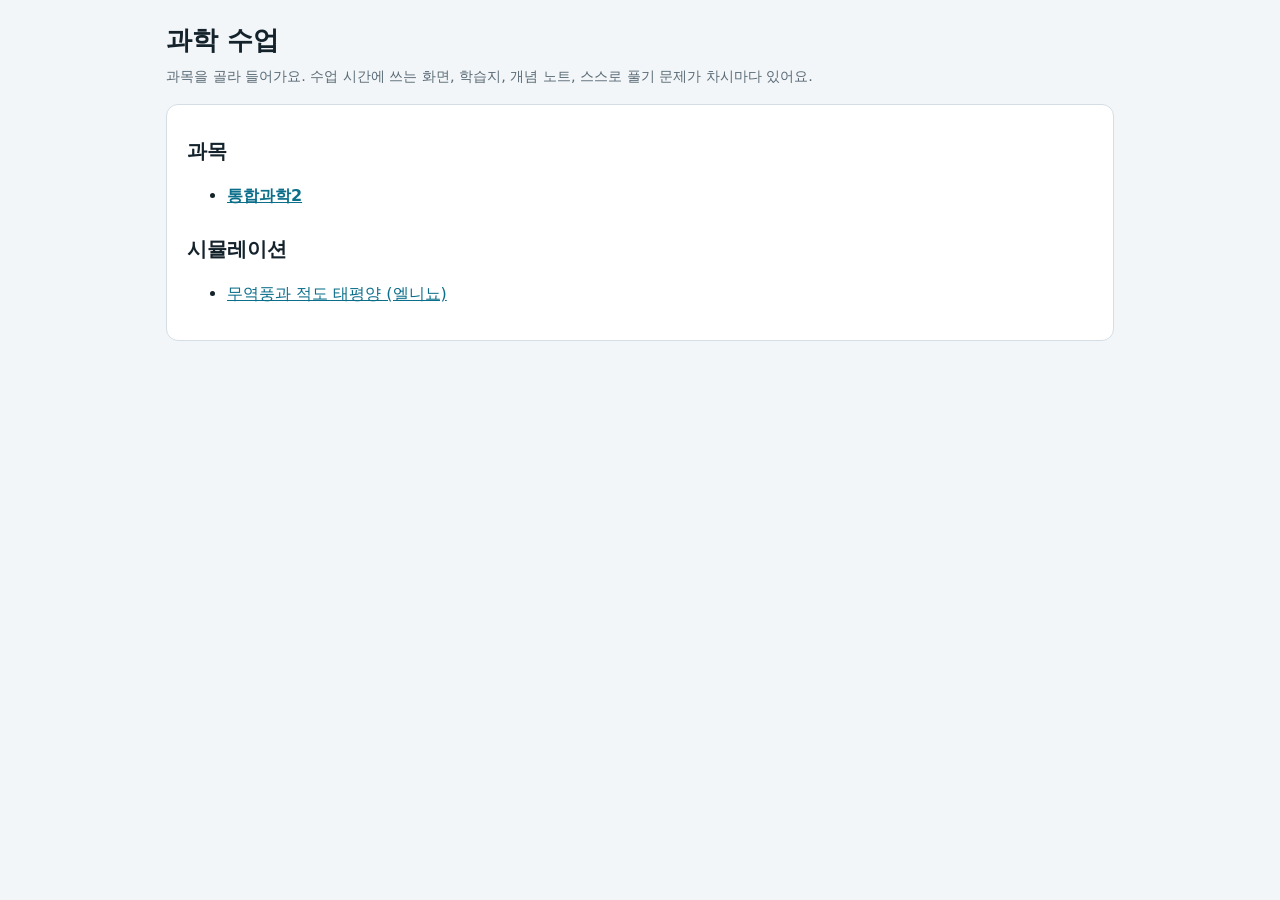
<file: index.html>
<!doctype html>
<html lang="ko">
<head>
<meta charset="utf-8">
<meta name="viewport" content="width=device-width, initial-scale=1">
<title>과학 수업</title>
<link rel="stylesheet" href="assets/lesson.css">
</head>
<body>
<div class="wrap">
<header class="top">
  <h1>과학 수업</h1>
  <p class="eyebrow">과목을 골라 들어가요. 수업 시간에 쓰는 화면, 학습지, 개념 노트, 스스로 풀기 문제가 차시마다 있어요.</p>
</header>
<div class="notebody">
  <h2>과목</h2>
  <ul>
    <li><a href="ts2/"><b>통합과학2</b></a></li>
  </ul>
  <h2>시뮬레이션</h2>
  <ul>
    <li><a href="elnino/">무역풍과 적도 태평양 (엘니뇨)</a></li>
  </ul>
</div>
</div>
</body>
</html>
</file>
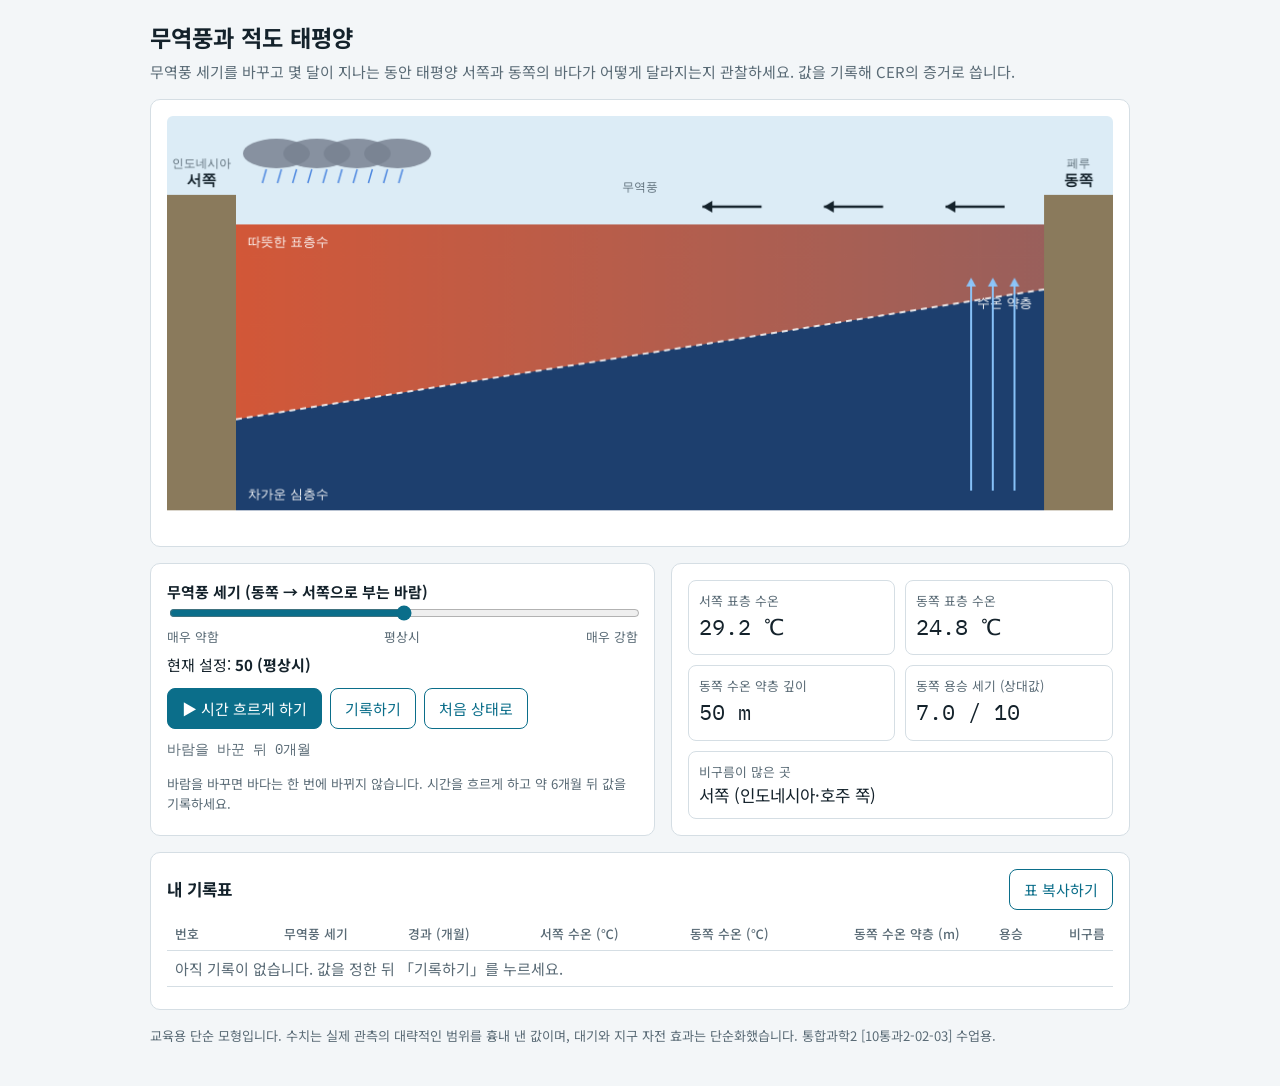
<file: elnino/index.html>
<!doctype html>
<html lang="ko">
<head>
<meta charset="utf-8">
<meta name="viewport" content="width=device-width, initial-scale=1, viewport-fit=cover">
<title>무역풍과 적도 태평양</title>
<link rel="preconnect" href="https://fonts.googleapis.com">
<link rel="stylesheet" href="https://fonts.googleapis.com/css2?family=Noto+Sans+KR:wght@400;500;700&family=IBM+Plex+Mono:wght@500&display=swap">
<style>
/* 레이아웃: 위에 단면도(캔버스), 아래에 조작판과 계기, 맨 아래 기록표. 좁은 화면에서는 한 줄로 쌓인다. */
:root{
  --bg:#f3f6f8; --panel:#ffffff; --fg:#14222b; --muted:#5a6b76; --line:#d5dee4;
  --accent:#0b6e8a; --sky:#dcecf6; --deep:#1d3f6e; --land:#8a7a5c;
  --f-body:"Noto Sans KR",system-ui,sans-serif; --f-num:"IBM Plex Mono",ui-monospace,monospace;
}
@media (prefers-color-scheme: dark){:root:not([data-theme="light"]){
  --bg:#0f171d; --panel:#16222a; --fg:#e4edf2; --muted:#93a6b2; --line:#2a3a45;
  --accent:#4fb3cf; --sky:#1b2c38; --deep:#0b1f3a; --land:#6f6248; color-scheme:dark}}
:root[data-theme="dark"]{
  --bg:#0f171d; --panel:#16222a; --fg:#e4edf2; --muted:#93a6b2; --line:#2a3a45;
  --accent:#4fb3cf; --sky:#1b2c38; --deep:#0b1f3a; --land:#6f6248; color-scheme:dark}
body{background:var(--bg);color:var(--fg);font-family:var(--f-body);font-size:15px;line-height:1.55}
.wrap{max-width:980px;margin:0 auto;padding-block:20px 40px;padding-left:max(16px,env(safe-area-inset-left,0px));padding-right:max(16px,env(safe-area-inset-right,0px));display:grid;gap:16px}
h1{font-size:1.45rem;margin:0;text-wrap:balance}
.lead{margin:0;color:var(--muted)}
.card{background:var(--panel);border:1px solid var(--line);border-radius:10px;padding:16px;min-width:0}
canvas{width:100%;height:auto;display:block;border-radius:6px}
.grid{display:grid;grid-template-columns:1.1fr 1fr;gap:16px}
@media (max-width:720px){.grid{grid-template-columns:1fr}}
label{font-weight:700}
input[type=range]{width:100%;accent-color:var(--accent)}
.scale{display:flex;justify-content:space-between;font-size:.8rem;color:var(--muted)}
.row{display:flex;gap:8px;flex-wrap:wrap;margin-top:12px}
button{font:inherit;border:1px solid var(--accent);background:transparent;color:var(--accent);border-radius:8px;padding:8px 14px;cursor:pointer}
button.primary{background:var(--accent);color:var(--panel)}
button:focus-visible,input:focus-visible{outline:3px solid var(--accent);outline-offset:2px}
.meters{display:grid;grid-template-columns:1fr 1fr;gap:10px}
.m{border:1px solid var(--line);border-radius:8px;padding:10px;min-width:0}
.m .k{font-size:.8rem;color:var(--muted)}
.m .v{font-family:var(--f-num);font-size:1.35rem;font-variant-numeric:tabular-nums}
.time{font-family:var(--f-num);color:var(--muted);font-size:.85rem}
.tbl{overflow-x:auto}
table{border-collapse:collapse;width:100%;font-variant-numeric:tabular-nums;min-width:560px}
th,td{border-bottom:1px solid var(--line);padding:6px 8px;text-align:right}
th:first-child,td:first-child{text-align:left}
th{font-size:.8rem;color:var(--muted);font-weight:500}
.note{font-size:.82rem;color:var(--muted);margin:0}
.empty{color:var(--muted);text-align:left!important}
</style>
<style>body{margin:0}</style>
</head>
<body>

<div class="wrap">
  <header style="display:grid;gap:4px">
    <h1>무역풍과 적도 태평양</h1>
    <p class="lead">무역풍 세기를 바꾸고 몇 달이 지나는 동안 태평양 서쪽과 동쪽의 바다가 어떻게 달라지는지 관찰하세요. 값을 기록해 CER의 증거로 씁니다.</p>
  </header>

  <section class="card" aria-label="적도 태평양 단면">
    <canvas id="cv" width="960" height="420" role="img" aria-label="서쪽 인도네시아에서 동쪽 페루까지의 적도 태평양 단면. 따뜻한 표층수, 수온 약층, 바람, 용승, 비구름이 표시된다."></canvas>
  </section>

  <div class="grid">
    <section class="card" aria-label="조작">
      <label for="wind">무역풍 세기 (동쪽 → 서쪽으로 부는 바람)</label>
      <input id="wind" type="range" min="0" max="100" step="5" value="50">
      <div class="scale"><span>매우 약함</span><span>평상시</span><span>매우 강함</span></div>
      <p style="margin:.4rem 0 0">현재 설정: <b id="windval">50 (평상시)</b></p>
      <div class="row">
        <button id="run" class="primary">▶ 시간 흐르게 하기</button>
        <button id="rec">기록하기</button>
        <button id="reset">처음 상태로</button>
      </div>
      <p class="time" id="clock" style="margin-top:10px">바람을 바꾼 뒤 0개월</p>
      <p class="note">바람을 바꾸면 바다는 한 번에 바뀌지 않습니다. 시간을 흐르게 하고 약 6개월 뒤 값을 기록하세요.</p>
    </section>

    <section class="card" aria-label="측정값">
      <div class="meters">
        <div class="m"><div class="k">서쪽 표층 수온</div><div class="v" id="sw">-</div></div>
        <div class="m"><div class="k">동쪽 표층 수온</div><div class="v" id="se">-</div></div>
        <div class="m"><div class="k">동쪽 수온 약층 깊이</div><div class="v" id="he">-</div></div>
        <div class="m"><div class="k">동쪽 용승 세기 (상대값)</div><div class="v" id="up">-</div></div>
        <div class="m" style="grid-column:1/-1"><div class="k">비구름이 많은 곳</div><div class="v" id="rain" style="font-family:var(--f-body);font-size:1.05rem">-</div></div>
      </div>
    </section>
  </div>

  <section class="card">
    <div style="display:flex;justify-content:space-between;align-items:center;gap:8px;flex-wrap:wrap">
      <h2 style="font-size:1.05rem;margin:0">내 기록표</h2>
      <button id="copy">표 복사하기</button>
    </div>
    <div class="tbl" style="margin-top:8px">
      <table>
        <thead><tr><th>번호</th><th>무역풍 세기</th><th>경과 (개월)</th><th>서쪽 수온 (℃)</th><th>동쪽 수온 (℃)</th><th>동쪽 수온 약층 (m)</th><th>용승</th><th>비구름</th></tr></thead>
        <tbody id="tb"><tr><td class="empty" colspan="8">아직 기록이 없습니다. 값을 정한 뒤 「기록하기」를 누르세요.</td></tr></tbody>
      </table>
    </div>
    <p class="note" id="copymsg" style="margin-top:6px"></p>
  </section>

  <p class="note">교육용 단순 모형입니다. 수치는 실제 관측의 대략적인 범위를 흉내 낸 값이며, 대기와 지구 자전 효과는 단순화했습니다. 통합과학2 [10통과2-02-03] 수업용.</p>
</div>

<script>
(()=>{
const $=id=>document.getElementById(id);
const cv=$('cv'),ctx=cv.getContext('2d');
const W=cv.width,H=cv.height;
function eq(w){return {hw:120+60*w, he:Math.max(20,120-140*w)};}
function sstE(he){return 20+8.5*(1-Math.exp(-he/60));}
function sstW(w){return 28.2+2.0*w;}
function upv(he){return Math.max(0,(120-he)/100*10);}
let w=0.5, st=eq(0.5), sw=sstW(0.5), months=0, running=false, last=0, rows=[];
const TAU=2.2;
function rainText(se,swv){const d=swv-se; if(d>3)return '서쪽 (인도네시아·호주 쪽)'; if(d>1.2)return '서쪽~중앙 태평양'; return '중앙~동쪽 (페루 쪽까지)';}
function windLabel(v){if(v<=15)return '매우 약함'; if(v<40)return '약함'; if(v<=60)return '평상시'; if(v<85)return '강함'; return '매우 강함';}
function draw(){
  const css=getComputedStyle(document.documentElement), c=n=>css.getPropertyValue(n).trim();
  ctx.clearRect(0,0,W,H);
  const top=110,bottom=H-20,left=70,right=W-70,depthMax=220,y=d=>top+(d/depthMax)*(bottom-top);
  ctx.fillStyle=c('--sky'); ctx.fillRect(0,0,W,top);
  ctx.fillStyle=c('--deep'); ctx.fillRect(left,top,right-left,bottom-top);
  const se=sstE(st.he), t=(se-20)/8.5;
  const g=ctx.createLinearGradient(left,0,right,0);
  g.addColorStop(0,'rgba(230,90,50,0.9)');
  g.addColorStop(1,`rgba(230,${Math.round(150-60*t)},${Math.round(120-70*t)},${(0.25+0.65*t).toFixed(2)})`);
  ctx.fillStyle=g; ctx.beginPath(); ctx.moveTo(left,top); ctx.lineTo(right,top); ctx.lineTo(right,y(st.he)); ctx.lineTo(left,y(st.hw)); ctx.closePath(); ctx.fill();
  ctx.strokeStyle='rgba(255,255,255,0.85)'; ctx.setLineDash([6,5]); ctx.lineWidth=2;
  ctx.beginPath(); ctx.moveTo(left,y(st.hw)); ctx.lineTo(right,y(st.he)); ctx.stroke(); ctx.setLineDash([]);
  ctx.fillStyle=c('--land'); ctx.fillRect(0,top-30,left,bottom-top+30); ctx.fillRect(right,top-30,W-right,bottom-top+30);
  ctx.textAlign='center'; ctx.fillStyle=c('--fg'); ctx.font='600 15px "Noto Sans KR",sans-serif';
  ctx.fillText('서쪽',left/2,top-40); ctx.fillText('동쪽',right+(W-right)/2,top-40);
  ctx.font='12px "Noto Sans KR",sans-serif'; ctx.fillStyle=c('--muted');
  ctx.fillText('인도네시아',left/2,top-58); ctx.fillText('페루',right+(W-right)/2,top-58);
  ctx.textAlign='left'; ctx.fillStyle='#fff'; ctx.font='13px "Noto Sans KR",sans-serif';
  ctx.fillText('따뜻한 표층수',left+12,top+22); ctx.fillText('차가운 심층수',left+12,bottom-12);
  ctx.textAlign='right'; ctx.fillText('수온 약층',right-12,Math.min(bottom-30,y(st.he)+18));
  const n=Math.round(w*6);
  ctx.strokeStyle=c('--fg'); ctx.fillStyle=c('--fg'); ctx.lineWidth=2.5;
  for(let i=0;i<n;i++){const x0=right-40-i*((right-left-80)/6),x1=x0-60,yy=top-18;
    ctx.beginPath(); ctx.moveTo(x0,yy); ctx.lineTo(x1,yy); ctx.stroke();
    ctx.beginPath(); ctx.moveTo(x1,yy); ctx.lineTo(x1+10,yy-6); ctx.lineTo(x1+10,yy+6); ctx.closePath(); ctx.fill();}
  ctx.textAlign='center'; ctx.font='12px "Noto Sans KR",sans-serif'; ctx.fillStyle=c('--muted');
  ctx.fillText(n?'무역풍':'무역풍 거의 없음',(left+right)/2,top-34);
  const up=upv(st.he)/10; ctx.strokeStyle='rgba(140,200,255,0.95)'; ctx.fillStyle='rgba(140,200,255,0.95)'; ctx.lineWidth=2;
  for(let i=0;i<Math.round(up*4);i++){const x=right-30-i*22,y0=bottom-20,y1=y(st.he)-6;
    ctx.beginPath(); ctx.moveTo(x,y0); ctx.lineTo(x,y1); ctx.stroke();
    ctx.beginPath(); ctx.moveTo(x,y1-6); ctx.lineTo(x-5,y1+3); ctx.lineTo(x+5,y1+3); ctx.closePath(); ctx.fill();}
  const d=sw-se, frac=d>3?0.25:d>1.2?0.5:0.85, cx=left+(right-left)*frac*0.5, spread=(right-left)*frac*0.5;
  ctx.fillStyle='rgba(120,130,145,0.85)';
  for(let i=0;i<4;i++){const x=cx-spread*0.6+i*spread*0.4; ctx.beginPath(); ctx.ellipse(x,38,34,15,0,0,Math.PI*2); ctx.fill();}
  ctx.strokeStyle='rgba(42,111,219,0.8)'; ctx.lineWidth=1.5;
  for(let i=0;i<10;i++){const x=cx-spread*0.7+i*spread*0.15; ctx.beginPath(); ctx.moveTo(x,54); ctx.lineTo(x-4,68); ctx.stroke();}
}
function update(){
  const se=sstE(st.he);
  $('sw').textContent=sw.toFixed(1)+' ℃'; $('se').textContent=se.toFixed(1)+' ℃';
  $('he').textContent=Math.round(st.he)+' m'; $('up').textContent=upv(st.he).toFixed(1)+' / 10';
  $('rain').textContent=rainText(se,sw); $('clock').textContent='바람을 바꾼 뒤 '+Math.floor(months)+'개월';
  draw();
}
function stopRun(){running=false; $('run').textContent='▶ 시간 흐르게 하기';}
function step(t){
  if(!running)return;
  const dt=Math.min(0.1,(t-last)/1000); last=t;
  const dm=dt*2; months+=dm;
  const e=eq(w), k=1-Math.exp(-dm/TAU);
  st.hw+=(e.hw-st.hw)*k; st.he+=(e.he-st.he)*k; sw+=(sstW(w)-sw)*k;
  update();
  if(months>=12){stopRun(); return;}
  requestAnimationFrame(step);
}
$('wind').addEventListener('input',e=>{w=e.target.value/100; months=0; $('windval').textContent=e.target.value+' ('+windLabel(+e.target.value)+')'; update();});
$('run').addEventListener('click',()=>{
  if(running){stopRun(); return;}
  if(months>=12)months=0;
  running=true; $('run').textContent='⏸ 멈추기'; last=performance.now(); requestAnimationFrame(step);
});
$('reset').addEventListener('click',()=>{stopRun(); w=0.5; $('wind').value=50; $('windval').textContent='50 (평상시)'; st=eq(0.5); sw=sstW(0.5); months=0; update();});
function renderRows(){
  const tb=$('tb');
  if(!rows.length){tb.innerHTML='<tr><td class="empty" colspan="8">아직 기록이 없습니다. 값을 정한 뒤 「기록하기」를 누르세요.</td></tr>';return;}
  tb.innerHTML=rows.map((r,i)=>`<tr><td>${i+1}</td><td>${r.wind}</td><td>${r.m}</td><td>${r.sw}</td><td>${r.se}</td><td>${r.he}</td><td>${r.up}</td><td>${r.rain}</td></tr>`).join('');
}
$('rec').addEventListener('click',()=>{const se=sstE(st.he);
  rows.push({wind:$('wind').value,m:Math.floor(months),sw:sw.toFixed(1),se:se.toFixed(1),he:Math.round(st.he),up:upv(st.he).toFixed(1),rain:rainText(se,sw)}); renderRows();});
$('copy').addEventListener('click',()=>{
  const head='번호\t무역풍 세기\t경과(개월)\t서쪽 수온(℃)\t동쪽 수온(℃)\t동쪽 수온 약층(m)\t용승\t비구름';
  const txt=[head,...rows.map((r,i)=>[i+1,r.wind,r.m,r.sw,r.se,r.he,r.up,r.rain].join('\t'))].join('\n');
  const msg=$('copymsg');
  if(!navigator.clipboard){msg.textContent='복사가 막혀 있습니다. 표를 직접 드래그해 복사하세요.';return;}
  navigator.clipboard.writeText(txt).then(()=>{msg.textContent='표를 복사했습니다. 학습지에 붙여 넣으세요.';}).catch(()=>{msg.textContent='복사가 막혀 있습니다. 표를 직접 드래그해 복사하세요.';});
});
try{matchMedia('(prefers-color-scheme: dark)').addEventListener('change',draw);}catch(e){}
update();
})();
</script>
</body>
</html>
</file>
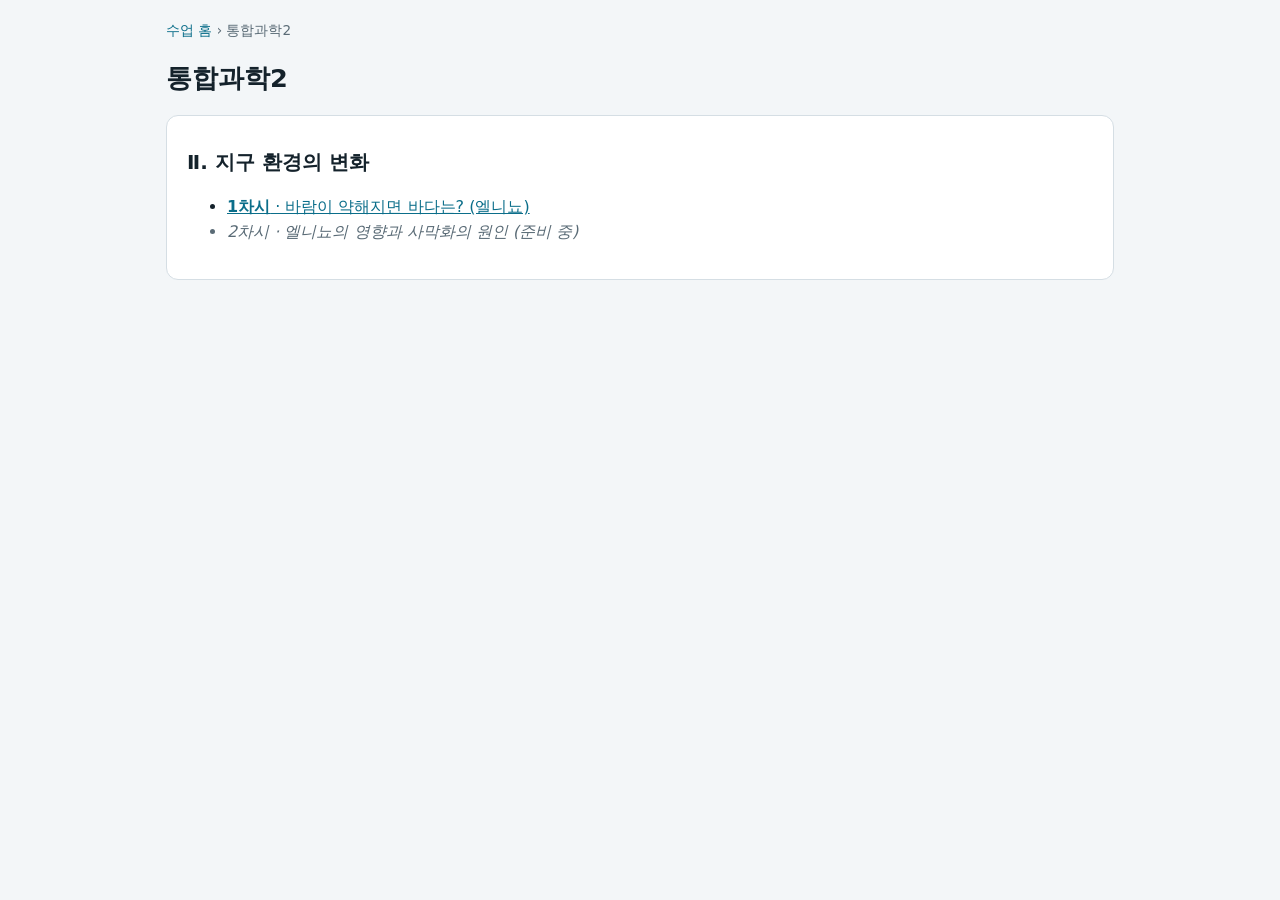
<file: ts2/index.html>
<!doctype html>
<html lang="ko">
<head>
<meta charset="utf-8">
<meta name="viewport" content="width=device-width, initial-scale=1">
<title>통합과학2</title>
<link rel="stylesheet" href="../assets/lesson.css">
</head>
<body>
<div class="wrap">
<nav class="crumb" aria-label="위치"><a href="../">수업 홈</a> › 통합과학2</nav>
<header class="top"><h1>통합과학2</h1></header>
<div class="notebody">
  <h2>Ⅱ. 지구 환경의 변화</h2>
  <ul>
    <li><a href="earth/01/"><b>1차시</b> · 바람이 약해지면 바다는? (엘니뇨)</a></li>
    <li class="locked">2차시 · 엘니뇨의 영향과 사막화의 원인 (준비 중)</li>
  </ul>
</div>
</div>
</body>
</html>
</file>
<file: assets/lesson.css>
:root{
  --bg:#f3f6f8; --panel:#ffffff; --fg:#14222b; --muted:#5a6b76; --line:#d5dee4;
  --accent:#0b6e8a; --soft:#e6f1f5; --warn:#a4501b;
  --f-body:"Noto Sans KR",system-ui,sans-serif; --f-num:"IBM Plex Mono",ui-monospace,monospace;
}
@media (prefers-color-scheme: dark){:root:not([data-theme="light"]){
  --bg:#0f171d; --panel:#16222a; --fg:#e4edf2; --muted:#93a6b2; --line:#2a3a45;
  --accent:#4fb3cf; --soft:#1b2c38; --warn:#e39a62; color-scheme:dark}}
:root[data-theme="dark"]{
  --bg:#0f171d; --panel:#16222a; --fg:#e4edf2; --muted:#93a6b2; --line:#2a3a45;
  --accent:#4fb3cf; --soft:#1b2c38; --warn:#e39a62; color-scheme:dark}
*{box-sizing:border-box}
body{margin:0;background:var(--bg);color:var(--fg);font-family:var(--f-body);font-size:16px;line-height:1.6}
.wrap{max-width:980px;margin:0 auto;padding:20px max(16px,env(safe-area-inset-left,0px)) 48px;display:grid;gap:16px}
a{color:var(--accent)}
.crumb{font-size:.85rem;color:var(--muted)}
.crumb a{text-decoration:none}
.top{display:grid;gap:4px}
.eyebrow{margin:0;color:var(--muted);font-size:.9rem}
h1{font-size:1.6rem;margin:0;text-wrap:balance}
h2{font-size:1.25rem;margin:1.2em 0 .4em;text-wrap:balance}
h3{font-size:1.05rem;margin:1em 0 .3em}
.q{margin:0;font-weight:700;background:var(--soft);border-radius:8px;padding:10px 14px}
.tabs{display:flex;gap:4px;border-bottom:1px solid var(--line);overflow-x:auto}
.tabs button{font:inherit;border:0;background:none;color:var(--muted);padding:10px 14px;cursor:pointer;border-bottom:3px solid transparent;white-space:nowrap}
.tabs button[aria-selected="true"]{color:var(--fg);font-weight:700;border-bottom-color:var(--accent)}
button{font:inherit;border:1px solid var(--accent);background:transparent;color:var(--accent);border-radius:8px;padding:7px 14px;cursor:pointer}
button.primary,a.btn{background:var(--accent);color:var(--panel);text-decoration:none;border-radius:8px;padding:7px 14px;display:inline-block;font-weight:700}
button:focus-visible,a:focus-visible,input:focus-visible,textarea:focus-visible{outline:3px solid var(--accent);outline-offset:2px}
.stagebar{display:flex;gap:8px;align-items:center;flex-wrap:wrap;margin-bottom:12px}
.hint{color:var(--muted);font-size:.85rem;margin:0}
.msg{color:var(--muted);font-size:.85rem}
.scene{background:var(--panel);border:1px solid var(--line);border-radius:12px;padding:18px 20px;margin-bottom:14px;min-width:0}
.scene h2:first-of-type{margin-top:.2em}
.sn{margin:0;font-weight:700;color:var(--accent)}
.big{font-size:1.1rem}
.cols{display:grid;grid-template-columns:1fr 1fr;gap:16px}
.qrcol{grid-template-columns:auto 1fr;align-items:start}
@media (max-width:640px){.cols,.qrcol{grid-template-columns:1fr}}
.cer{display:grid;grid-template-columns:repeat(3,1fr);gap:10px}
@media (max-width:640px){.cer{grid-template-columns:1fr}}
.cer>div{background:var(--soft);border-radius:8px;padding:10px 12px;display:grid;gap:4px}
.qr{width:220px;height:220px;max-width:100%;background:#fff;border-radius:8px}
.checks{list-style:none;padding:0}
.checks li::before{content:"☐ ";color:var(--accent)}
details{margin-top:10px}
summary{cursor:pointer;font-weight:700}
pre{white-space:pre-wrap;background:var(--soft);border-radius:8px;padding:12px;font-size:.85rem;overflow-x:auto}
.t{border-collapse:collapse;width:100%;margin:6px 0;font-variant-numeric:tabular-nums}
.t th,.t td{border:1px solid var(--line);padding:6px 8px;text-align:left;vertical-align:top}
.t th{background:var(--soft);font-size:.85rem}
.tbl{overflow-x:auto}
.sheet{background:var(--panel);border:1px solid var(--line);border-radius:12px;padding:18px 20px;overflow-x:auto}
.sheet input,.sheet textarea{font:inherit;color:var(--fg);background:transparent;border:0;border-bottom:1px solid var(--muted);width:100%;padding:4px 2px}
.sheet input.w{width:6em}
.sheet p input{width:12em}
.sheet p input.w{width:5em}
.sheet textarea{border:1px solid var(--line);border-radius:6px;resize:vertical;display:block;margin-top:4px}
.sheet label{display:block;margin:10px 0}
.sheet .t td input{border-bottom:0;min-width:5em}
.who{display:flex;gap:6px;align-items:baseline;flex-wrap:wrap;margin-bottom:10px}
.box{border:1px dashed var(--line);border-radius:8px;padding:8px 12px}
.terms{display:grid;grid-template-columns:max-content 1fr;gap:6px 16px}
.terms dt{font-weight:700}
.terms dd{margin:0}
@media (max-width:520px){.terms{grid-template-columns:1fr}.terms dd{margin-bottom:8px}}
.flow{display:flex;flex-wrap:wrap;gap:6px;align-items:center}
.flow span{background:var(--soft);border-radius:999px;padding:4px 12px;font-weight:700}
.notebody,#quizBody{background:var(--panel);border:1px solid var(--line);border-radius:12px;padding:6px 20px 18px}
.lv{margin:14px 0 4px;font-weight:700;color:var(--accent)}
.item{border-top:1px solid var(--line);padding:12px 0}
.item p{white-space:pre-line;margin:0 0 8px}
.opts{display:grid;gap:6px}
.opts button{text-align:left;color:var(--fg);border-color:var(--line)}
.opts button.right{border-color:var(--accent);background:var(--soft);font-weight:700}
.opts button.wrong{border-color:var(--warn);color:var(--warn)}
.why{margin-top:8px;font-size:.92rem;color:var(--muted)}
.locked{color:var(--muted);font-style:italic}
.score{font-weight:700}

/* 큰 화면 */
body.stage .crumb,body.stage .tabs,body.stage .top .q{display:none}
body.stage .wrap{max-width:none;padding:24px 48px}
body.stage{font-size:clamp(20px,1.7vw,30px)}
body.stage .scene{display:none;border:0;background:transparent;padding:0}
body.stage .scene.cur{display:block}
body.stage .qr{width:min(32vh,360px);height:auto}
body.stage .hint{display:none}
.counter{font-family:var(--f-num);color:var(--muted)}

/* 인쇄 */
@media print{
  :root{--bg:#fff;--panel:#fff;--fg:#000;--muted:#333;--line:#999;--soft:#f1f1f1;--accent:#000}
  body{font-size:11pt}
  .crumb,.tabs,.stagebar,.hint,#quiz,#lesson{display:none!important}
  .panel[hidden]{display:none!important}
  .sheet,.notebody{border:0;padding:0}
  .sheet textarea{border:0;border-bottom:1px solid #999;border-radius:0;resize:none;min-height:3.2em}
  .sheet input::placeholder{color:transparent}
  h3{break-after:avoid}
  .t{break-inside:avoid}
}
</file>
